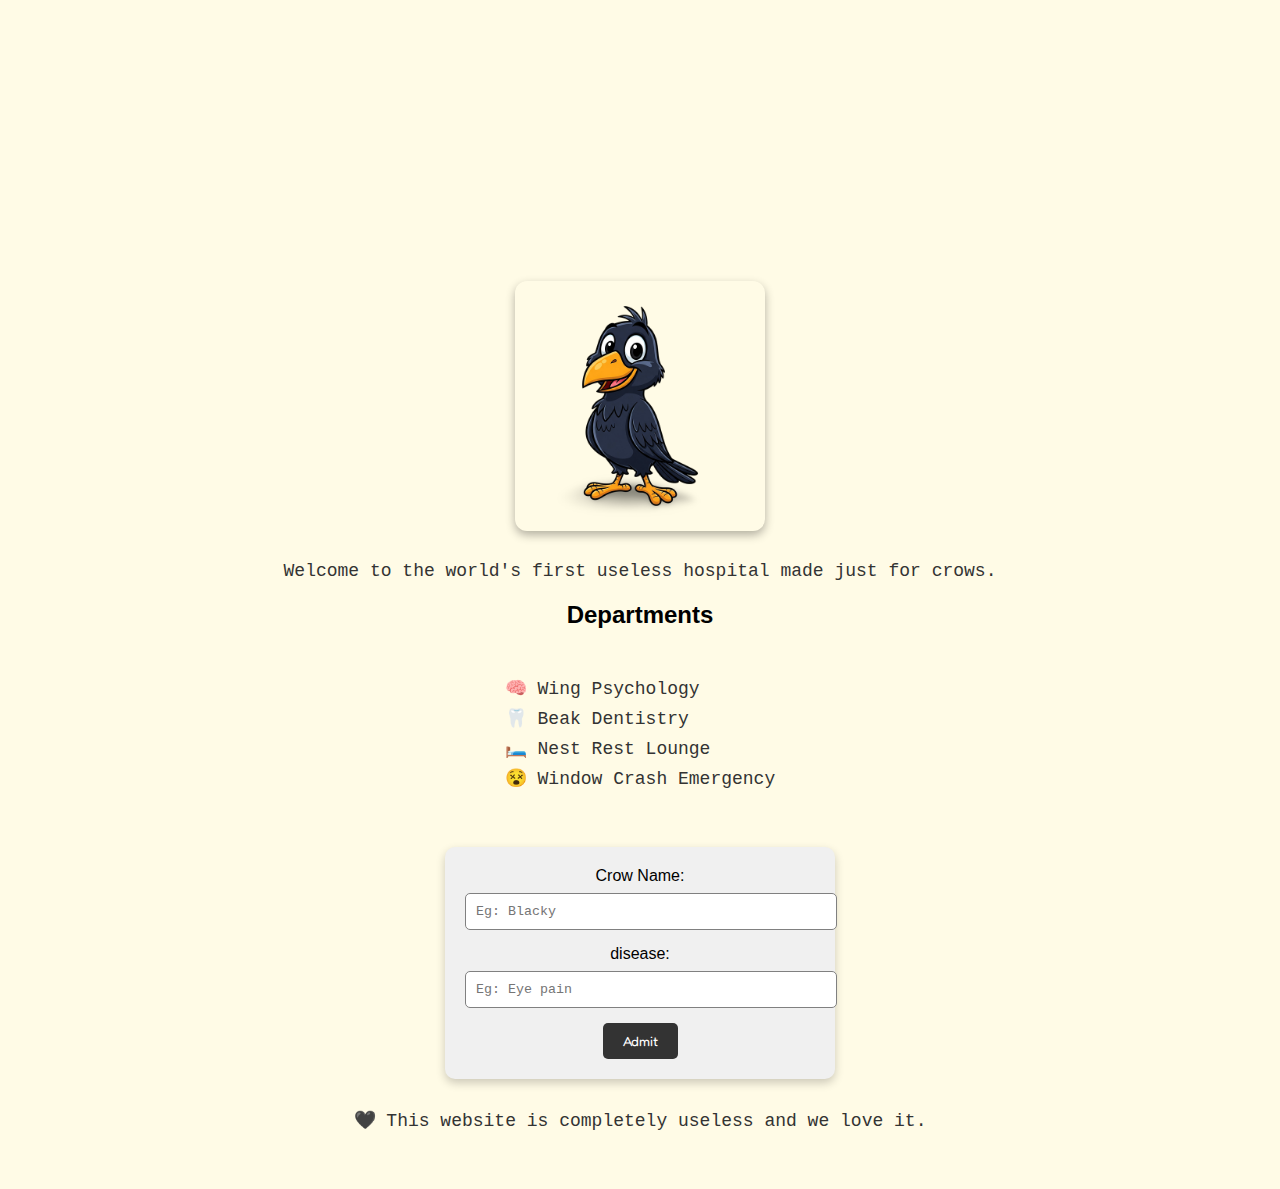
<file: index.html>
<!DOCTYPE html>
<html lang="en">

<head>
  <meta charset="UTF-8">
  <title>CrowCare Hospital</title>
  <link rel="stylesheet" href="style2.css">
</head>

<body>

  <h1 class="title">CrowCare Hospital 🐦🏥</h1>
  <p class="quote">"Emergency? Just caw us!"</p>

  <img src="crow.png" alt="Crow patient" width="250">

  <audio id="crowSound" autoplay style="display: none;">
    <source src="crow.mp3" type="audio/mpeg">
    Your browser does not support the audio element.
  </audio>

  <p class="text">Welcome to the world's first useless hospital made just for crows.</p>

  <h2>Departments</h2>
  <ul class="text department-list">
    <li>🧠 Wing Psychology</li>
    <li>🦷 Beak Dentistry</li>
    <li>🛏️ Nest Rest Lounge</li>
    <li>😵 Window Crash Emergency</li>
  </ul>

  
    <form id="admitForm">
      <label>Crow Name:</label><br>
      <input type="text" id="crowName" placeholder="Eg: Blacky" required><br>
      <label>disease:</label><br>
      <input type="text" id="disease" placeholder="Eg: Eye pain" required><br>
      <button type="submit">Admit</button>
    </form>

  
  <div id="doctorCard" class="doctor hidden">
    <h3>👨‍⚕️ Assigned Crow Doctor</h3>
    <p id="docName"></p>
    <p id="docSpecialty"></p>
    <p id="docDepartment"></p>
  </div>


  <p class="text">🖤 This website is completely useless and we love it.</p>

  <script>
    window.addEventListener("load", function () {
      const audio = document.getElementById("crowSound");
      const playPromise = audio.play();

      if (playPromise !== undefined) {
        playPromise.then(() => {
          console.log("Crow sound played!");
        }).catch(() => {
          console.log("Autoplay was blocked 😅. User must interact first.");
        });
      }
    });

    const doctors = [
      { name: "Dr. Kaakku Jose", specialty: "Chief Surgeon – Beak Operations", disease: "beak" },
      { name: "Dr. Kannappan Kaakka", specialty: "Eye Specialist", disease: "eye" },
      { name: "Dr. Muttakaakka", specialty: "Egg Laying Dept. Head", disease: "egg" },
      { name: "Dr. Kaakkaraajan", specialty: "Mind Therapist", disease: "mind" },
      { name: "Dr. Kaaki Baby", specialty: "ENT Specialist", disease: "ent" }
    ];

    document.querySelector("form").addEventListener("submit", function (event) {
      event.preventDefault();

      const problemInput = document.querySelector("input[placeholder='Eg: Flap fatigue']").value.toLowerCase();
      const doctorCard = document.getElementById("doctorCard");
      const docName = document.getElementById("docName");
      const docSpecialty = document.getElementById("docSpecialty");

      const matchedDoc = doctors.find(doc => problemInput.includes(doc.disease));

      if (matchedDoc) {
        docName.textContent = `Name: ${matchedDoc.name}`;
        docSpecialty.textContent = `Specialty: ${matchedDoc.specialty}`;
      } else {
        docName.textContent = "Dr. Unknown";
        docSpecialty.textContent = "General Crow Physician";
      }

      doctorCard.classList.remove("hidden");
    });
    document.getElementById("admitForm").addEventListener("submit", function(event) {
      event.preventDefault(); // prevent the form from submitting normally

      const name = document.getElementById("crowName").value.trim();
      const disease = document.getElementById("disease").value.trim();

      // Redirect to doctor.html and pass data in the URL
      if (name && disease) {
        const url = `doctor.html?name=${encodeURIComponent(name)}&disease=${encodeURIComponent(disease)}`;
        window.location.href = url;
      }
    });
  </script>


</body>

</html>
</file>
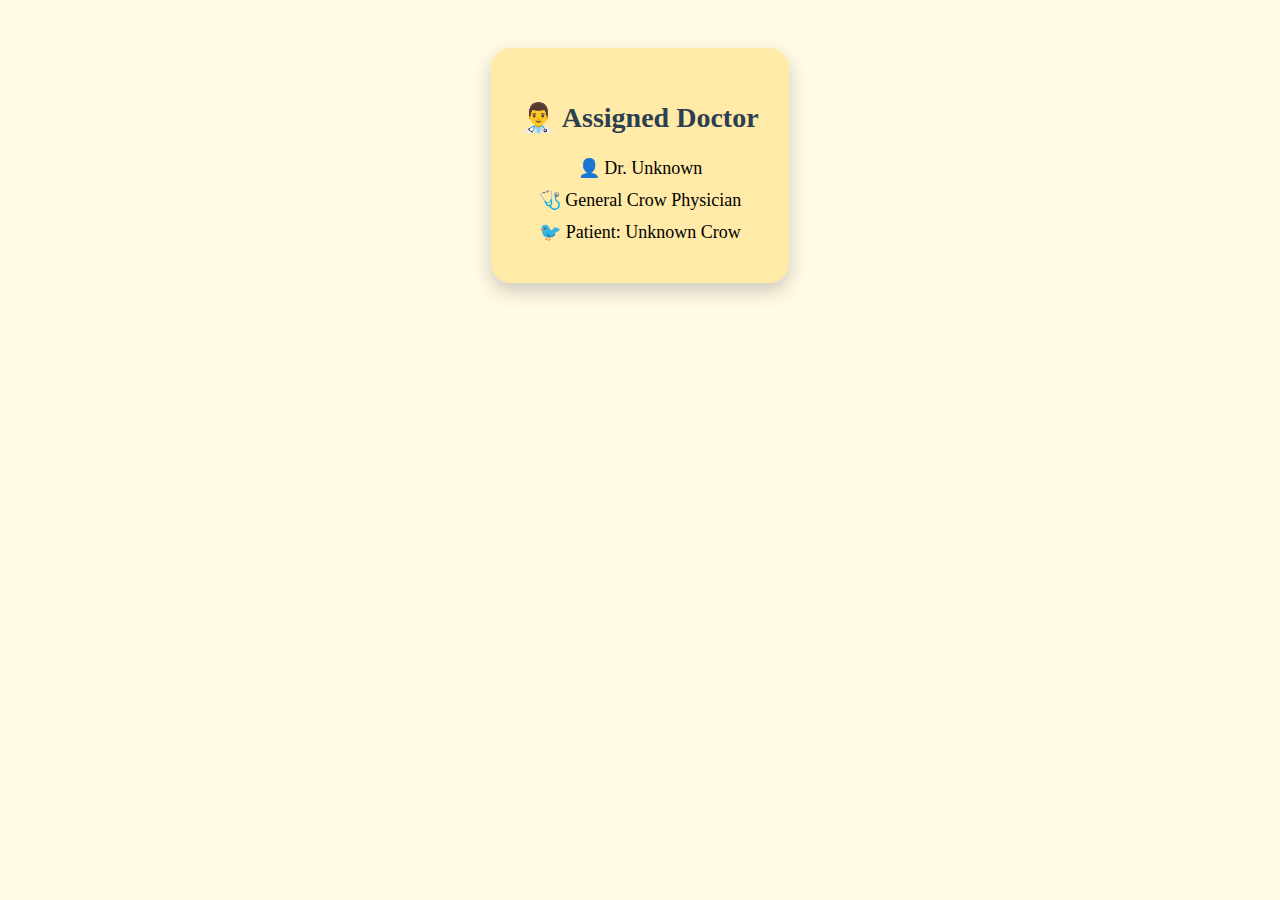
<file: doctor.html>
<!DOCTYPE html>
<html>
<head>
  <title>Assigned Crow Doctor</title>
  <style>
    body {
      font-family: 'Fredoka One', cursive;
      text-align: center;
      background: #fffbe6;
      padding: 40px;
    }

    .card {
      background: #ffeaa7;
      padding: 30px;
      border-radius: 20px;
      box-shadow: 0 8px 20px rgba(0,0,0,0.2);
      display: inline-block;
      max-width: 400px;
    }

    .card h2 {
      color: #2c3e50;
      font-size: 28px;
    }

    .card p {
      font-size: 18px;
      margin: 10px 0;
    }
  </style>
</head>
<body>

  <div class="card">
    <h2>👨‍⚕️ Assigned Doctor</h2>
    <p id="docName"></p>
    <p id="docSpecialty"></p>
    <p id="forCrow"></p>
  </div>

  <script>
    const urlParams = new URLSearchParams(window.location.search);
    const problem = urlParams.get("disease")?.toLowerCase() || "";
    const crowName = urlParams.get("name") || "Unknown Crow";

    const doctors = {
      "beak": { name: "Dr. Kaakku Jose", specialty: "Chief Surgeon – Beak Operations" },
      "eye": { name: "Dr. Kannappan Kaakka", specialty: "Eye Specialist" },
      "egg": { name: "Dr. Muttakaakka", specialty: "Egg Laying Dept. Head" },
      "mind": { name: "Dr. Kaakkaraajan", specialty: "Mind Therapist" },
      "ent": { name: "Dr. Kaaki Baby", specialty: "ENT Specialist" }
    };

    let matchedDoctor = null;

    if (problem.includes("beak")) matchedDoctor = doctors.beak;
    else if (problem.includes("eye")) matchedDoctor = doctors.eye;
    else if (problem.includes("egg")) matchedDoctor = doctors.egg;
    else if (problem.includes("mind") || problem.includes("stress")) matchedDoctor = doctors.mind;
    else if (problem.includes("ent") || problem.includes("ear") || problem.includes("nose")) matchedDoctor = doctors.ent;

    if (matchedDoctor) {
      document.getElementById("docName").textContent = `👤 ${matchedDoctor.name}`;
      document.getElementById("docSpecialty").textContent = `🩺 ${matchedDoctor.specialty}`;
    } else {
      document.getElementById("docName").textContent = "👤 Dr. Unknown";
      document.getElementById("docSpecialty").textContent = "🩺 General Crow Physician";
    }

    document.getElementById("forCrow").textContent = `🐦 Patient: ${crowName}`;
  </script>

</body>
</html>
</file>
<file: style2.css>
@import url('https://fonts.googleapis.com/css2?family=Fredoka+One&display=swap');

body {
  background: #fffbe6;
  font-family: sans-serif;
  padding: 40px 20px;
  text-align: center;
  margin: 0;
}

.title {
  font-size: 50px;
  color: #2c3e50;
  background: #f9ca24;
  padding: 20px 30px;
  border-radius: 20px;
  display: inline-block;
  box-shadow: 0 10px 20px rgba(0, 0, 0, 0.2);
  text-shadow: 2px 2px #f6e58d;
  opacity: 0;
  transform: translateY(-50px);
  animation: dropIn 1s ease-out forwards;
}

.quote {
  font-size: 22px;
  margin-top: 20px;
  color: #555;
  opacity: 0;
  animation: fadeIn 2s ease 1s forwards;
}

.text {
  font-family: 'Courier New', Courier, monospace;
  font-size: 18px;
  margin-top: 20px;
  color: #333;
}

img {
  display: block;
  margin: 30px auto;
  border-radius: 12px;
  box-shadow: 0 4px 10px rgba(0,0,0,0.3);
}

form {
  margin: 30px auto;
  background: #f0f0f0;
  padding: 20px;
  border-radius: 10px;
  max-width: 350px;
  box-shadow: 0 4px 10px rgba(0,0,0,0.2);
}

input {
  width: 100%;
  padding: 10px;
  margin: 8px 0 15px 0;
  border: 1px solid gray;
  border-radius: 5px;
  font-family: 'Courier New', Courier, monospace;
}

button {
  padding: 10px 20px;
  background-color: #333;
  color: white;
  border: none;
  border-radius: 5px;
  font-family: 'Fredoka One', cursive;
  cursor: pointer;
}

.department-list {
  list-style: none;
  padding: 0;
  margin: 20px auto;
  display: inline-block;
  text-align: left;
}

.department-list li {
  margin: 8px 0;
  font-size: 18px;
}

@keyframes dropIn {
  to {
    opacity: 1;
    transform: translateY(0);
  }
}

@keyframes fadeIn {
  to {
    opacity: 1;
  }
}
.hidden {
  display: none;
}

.doctor {
  margin-top: 30px;
  padding: 15px;
  background-color: #ffeaa7;
  border-radius: 10px;
  box-shadow: 0 3px 10px rgba(0,0,0,0.2);
}
</file>
